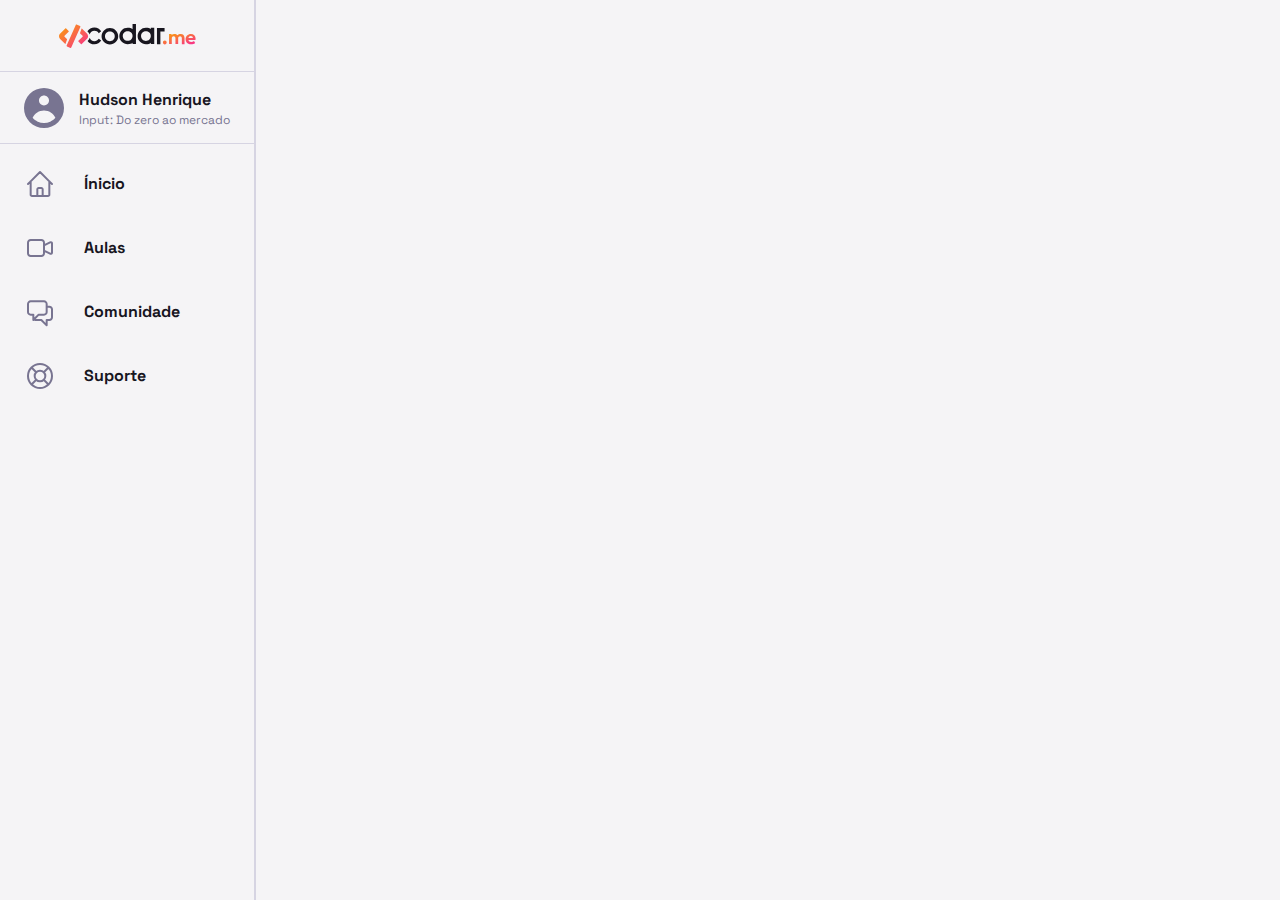
<file: Desafio-01-Menu/index.html>
<!DOCTYPE html>
<html lang="en">
  <head>
    <meta charset="UTF-8" />
    <meta http-equiv="X-UA-Compatible" content="IE=edge" />
    <meta name="viewport" content="width=device-width, initial-scale=1.0" />
    <link rel="stylesheet" href="./style.css" />
    <link rel="preconnect" href="https://fonts.googleapis.com" />
    <link rel="preconnect" href="https://fonts.gstatic.com" crossorigin />
    <link
      href="https://fonts.googleapis.com/css2?family=Space+Grotesk:wght@400;700&display=swap"
      rel="stylesheet"
    />
    <title>Menu</title>
  </head>
  <body>
    <nav class="menu">
      <header class="head">
        <img src="./assets/logo.svg" alt="Imagem logo" />
      </header>
      <div class="profile">
        <img src="./assets/profile.svg" alt="Imagem perfil" />
        <div class="profile-details">
          <h3>Hudson Henrique</h3>
          <p>Input: Do zero ao mercado</p>
        </div>
      </div>
      <ul class="menu-items">
        <li>
          <img src="./assets/home.svg" alt="Icone inicio" />
          <a href="#">Ínicio</a>
        </li>
        <li>
          <img src="./assets/class.svg" alt="Icone video" />
          <a href="#">Aulas</a>
        </li>
        <li>
          <img src="./assets/community.svg" alt="Icone comunidade" />
          <a href="#">Comunidade</a>
        </li>
        <li>
          <img src="./assets/support.svg" alt="Icone suporte" />
          <a href="#">Suporte</a>
        </li>
      </ul>
    </nav>
  </body>
</html>
</file>
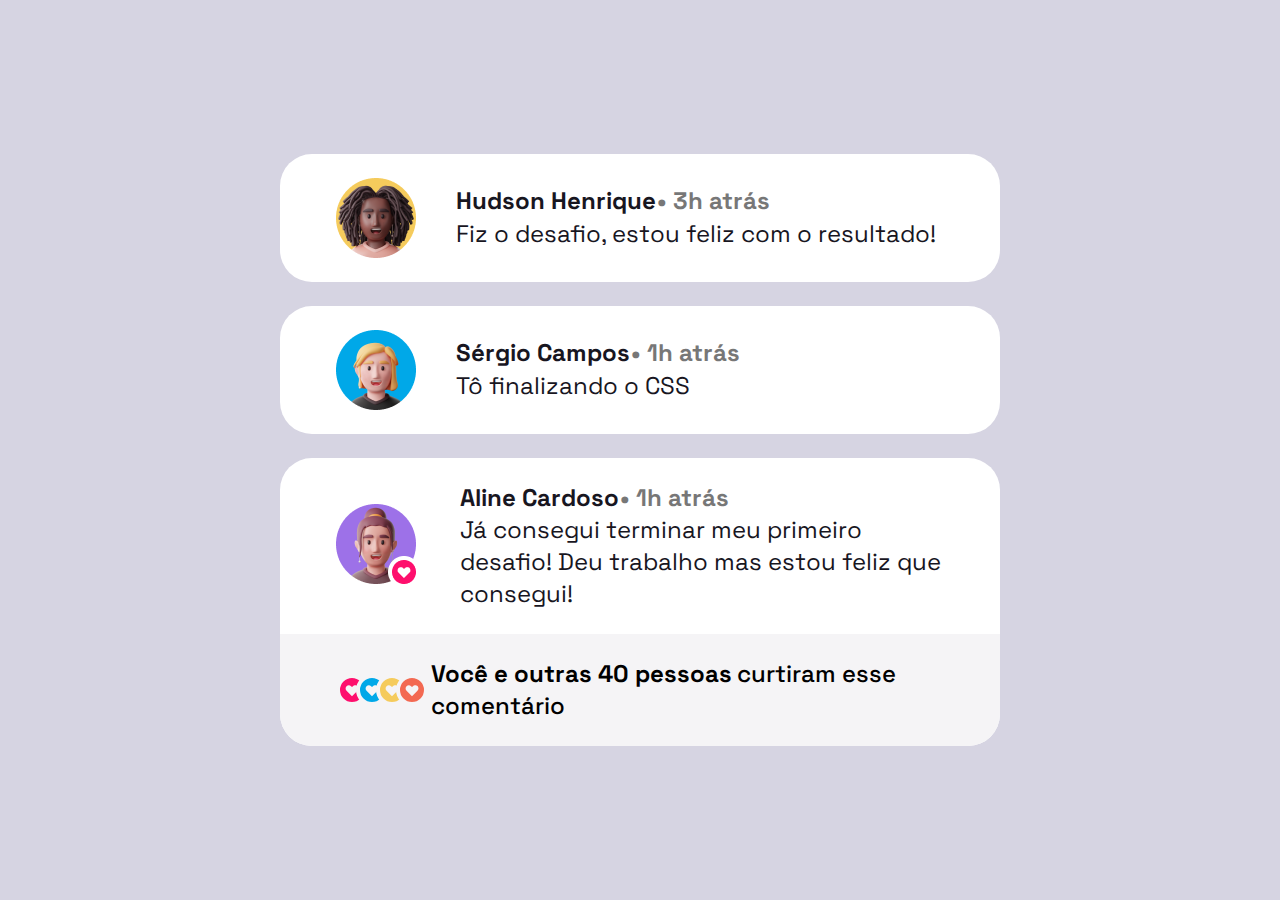
<file: Desafio-02-Comentários/index.html>
<!DOCTYPE html>
<html lang="en">
  <head>
    <meta charset="UTF-8" />
    <meta http-equiv="X-UA-Compatible" content="IE=edge" />
    <meta name="viewport" content="width=device-width, initial-scale=1.0" />
    <link rel="stylesheet" href="./style.css" />
    <link rel="preconnect" href="https://fonts.googleapis.com" />
    <link rel="preconnect" href="https://fonts.gstatic.com" crossorigin />
    <link
      href="https://fonts.googleapis.com/css2?family=Space+Grotesk:wght@400;700&display=swap"
      rel="stylesheet"
    />
    <title>Comentáros</title>
  </head>
  <body>
    <div class="container">
      <div class="comments">
        <div class="comment">
          <img src="./assets/img-profile.png" alt="Foto perfil" />
          <div class="user-profile">
            <div class="user">
              <h3>Hudson Henrique</h3>
              <p>• 3h atrás</p>
            </div>
            <p class="details-comment">
              Fiz o desafio, estou feliz com o resultado!
            </p>
          </div>
        </div>
      </div>
      <div class="comments">
        <div class="comment">
          <img src="./assets/img-profile-1.png" alt="Foto perfil" />
          <div class="user-profile">
            <div class="user">
              <h3>Sérgio Campos</h3>
              <p>• 1h atrás</p>
            </div>
            <p class="details-comment">Tô finalizando o CSS</p>
          </div>
        </div>
      </div>
      <div class="comments">
        <div class="comment-a">
          <img src="./assets/img-profile-2.png" alt="Foto perfil" />
          <div class="user-profile">
            <div class="user">
              <h3>Aline Cardoso</h3>
              <p>• 1h atrás</p>
            </div>
            <p class="details-comment">
              Já consegui terminar meu primeiro desafio! Deu trabalho mas estou
              feliz que consegui!
            </p>
          </div>
        </div>
        <div class="likes">
          <img src="./assets/likes.svg" alt="Imagem números de likes" />
          <p><span>Você e outras 40 pessoas</span>curtiram esse comentário</p>
        </div>
      </div>
    </div>
    <script src="./index.js"></script>
  </body>
</html>
</file>
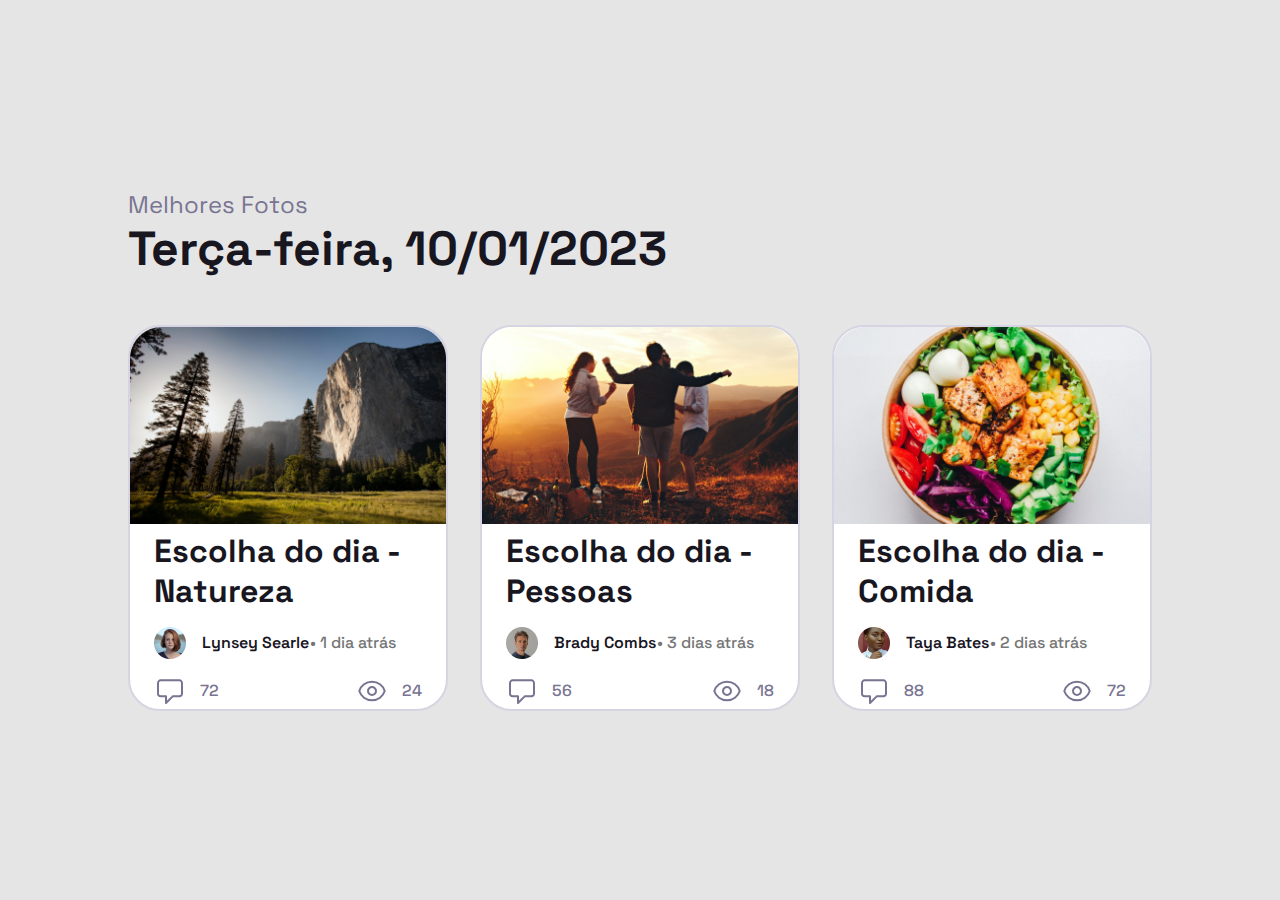
<file: Desafio-03-Cards-com-imagem/index.html>
<!DOCTYPE html>
<html lang="en">
  <head>
    <meta charset="UTF-8" />
    <meta http-equiv="X-UA-Compatible" content="IE=edge" />
    <meta name="viewport" content="width=device-width, initial-scale=1.0" />
    <link rel="stylesheet" href="./style.css" />
    <link rel="preconnect" href="https://fonts.googleapis.com" />
    <link rel="preconnect" href="https://fonts.gstatic.com" crossorigin />
    <link
      href="https://fonts.googleapis.com/css2?family=Space+Grotesk:wght@400;700&display=swap"
      rel="stylesheet"
    />
    <title>Card com imagens</title>
  </head>
  <body>
    <div id="container">
      <div class="text">
        <p>Melhores Fotos</p>
        <h3>Terça-feira, 10/01/2023</h3>
      </div>
      <!-- Div responsável por armazenar e organizar todos os cartões -->
      <div class="cards">
        <!-- Cartão -->
        <div class="card">
          <img class="banner" src="./assets/img.png" alt="imagem natureza" />
          <div class="card-info">
            <h4>Escolha do dia - Natureza</h4>
            <div class="card-info-user">
              <img src="./assets/Ellipse 1.png" alt="imagem usuario" />
              <div class="user">
                <h5>Lynsey Searle</h5>
                <p>• 1 dia atrás</p>
              </div>
            </div>
            <!-- Estatisticas -->
            <div class="statistics">
              <div class="comments">
                <img src="./assets/comment.svg" />
                <p>72</p>
              </div>
              <div class="viewers">
                <img src="./assets/view.svg" />
                <p>24</p>
              </div>
            </div>
          </div>
        </div>
        <!-- Cartão -->
        <div class="card">
          <img
            class="banner"
            src="./assets/img-1.png"
            alt="imagem de pessoas reunidas"
          />
          <div class="card-info">
            <h4>Escolha do dia - Pessoas</h4>
            <div class="card-info-user">
              <img src="./assets/Ellipse 1-1.png" alt="imagem usuario" />
              <div class="user">
                <h5>Brady Combs</h5>
                <p>• 3 dias atrás</p>
              </div>
            </div>
            <!-- Estatisticas -->
            <div class="statistics">
              <div class="comments">
                <img src="./assets/comment.svg" />
                <p>56</p>
              </div>
              <div class="viewers">
                <img src="./assets/view.svg" />
                <p>18</p>
              </div>
            </div>
          </div>
        </div>
        <!-- Cartão -->
        <div class="card">
          <img class="banner" src="./assets/img-2.png" alt="imagem de comida" />
          <div class="card-info">
            <h4>Escolha do dia - Comida</h4>
            <div class="card-info-user">
              <img src="./assets/Ellipse 1-2.png" alt="imagem usuario" />
              <div class="user">
                <h5>Taya Bates</h5>
                <p>• 2 dias atrás</p>
              </div>
            </div>
            <!-- Estatisticas -->
            <div class="statistics">
              <div class="comments">
                <img src="./assets/comment.svg" />
                <p>88</p>
              </div>
              <div class="viewers">
                <img src="./assets/view.svg" />
                <p>72</p>
              </div>
            </div>
          </div>
        </div>
      </div>
    </div>
  </body>
</html>
</file>
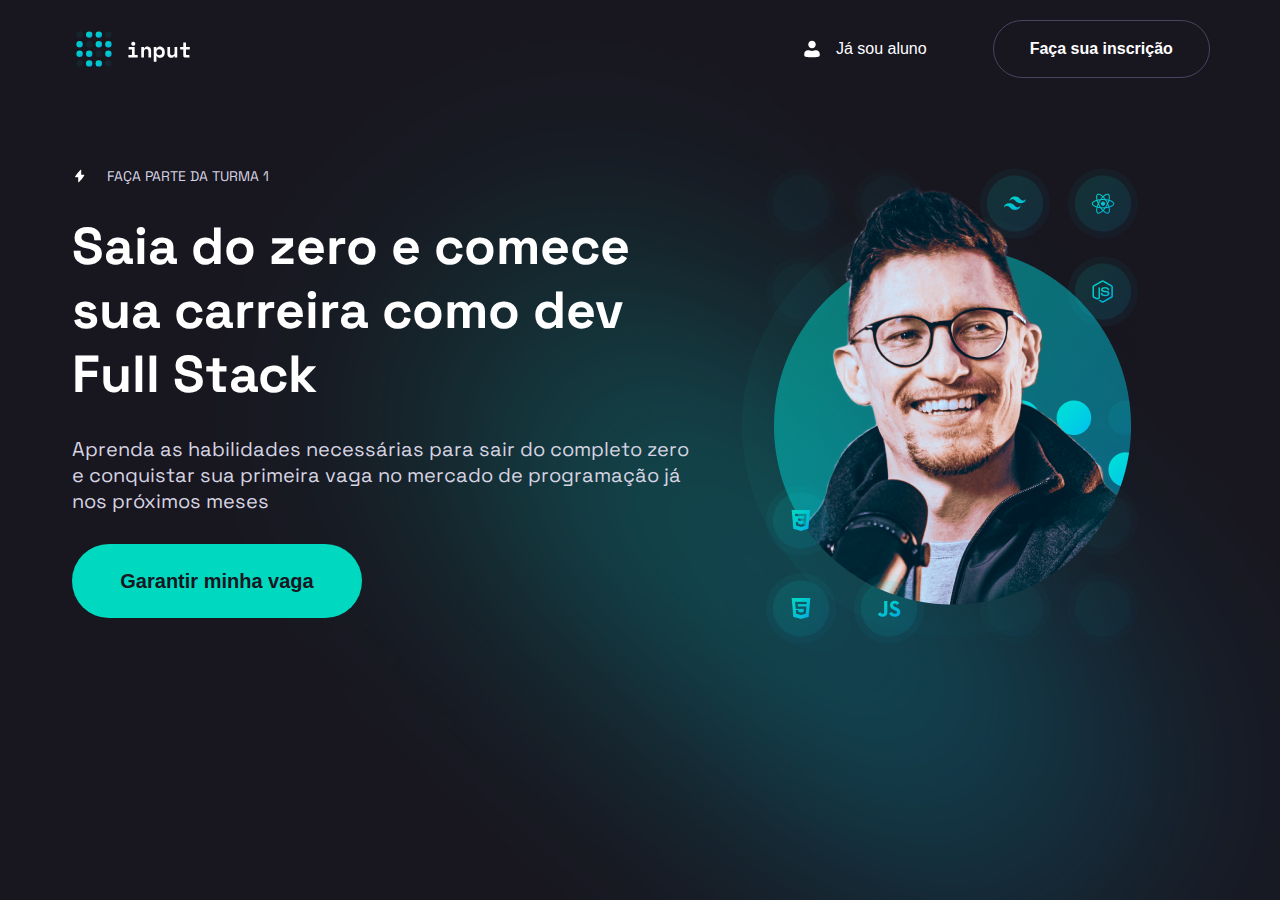
<file: Desafio-04-Hero-Input/index.html>
<!DOCTYPE html>
<html lang="en">
  <head>
    <meta charset="UTF-8" />
    <meta http-equiv="X-UA-Compatible" content="IE=edge" />
    <meta name="viewport" content="width=device-width, initial-scale=1.0" />
    <link rel="stylesheet" href="./style.css" />
    <link rel="preconnect" href="https://fonts.googleapis.com" />
    <link rel="preconnect" href="https://fonts.gstatic.com" crossorigin />
    <link
      href="https://fonts.googleapis.com/css2?family=Space+Grotesk:wght@400;700&display=swap"
      rel="stylesheet"
    />
    <title>Hero Input</title>
  </head>
  <body>
    <header>
      <img id="logo" src="./assets/logo.svg" alt="Imagem logo" />
      <div class="btns-header">
        <button class="btn-student">
          <img src="./assets/user.svg" alt="Imagem usuário" />
          <p>Já sou aluno</p>
        </button>
        <button class="btn-subscribe">Faça sua inscrição</button>
      </div>
    </header>
    <main>
      <section id="headline">
        <div class="headline-lightning">
          <img src="./assets/lightning.svg" alt="Imagem raio" />
          <p>FAÇA PARTE DA TURMA 1</p>
        </div>
        <h1>Saia do zero e comece sua carreira como dev Full Stack</h1>
        <p class="headline-subtitle">
          Aprenda as habilidades necessárias para sair do completo zero e
          conquistar sua primeira vaga no mercado de programação já nos próximos
          meses
        </p>
        <button class="btn-vacancy">Garantir minha vaga</button>
      </section>
      <section id="img-bruno">
        <img src="./assets/img-bruno.png" alt="Bruno Bertolini" />
      </section>
    </main>
    <div id="blur"></div>
  </body>
</html>
</file>
<file: Desafio-01-Menu/style.css>
* {
  box-sizing: border-box;
  margin: 0;
  padding: 0;
}

body {
  display: flex;
  background-color: #f5f4f6;
  font-family: "Space Grotesk";
  width: 100vh;
  height: 100vh;
}

.menu {
  display: flex;
  flex-direction: column;
  border-right: 2px solid #d6d4e2;
  width: 256px;
}

.menu .profile {
  display: flex;
  align-items: center;
  justify-content: center;
  gap: 15px;
}

.menu .head {
  display: flex;
  justify-content: center;
  align-items: center;
}

.menu .head,
.menu .profile {
  border-bottom: 1px solid #d6d4e2;
  height: 72px;
  top: 72px;
}

.menu .profile .profile-details {
  display: flex;
  flex-direction: column;
}

.menu .profile .profile-details h3 {
  font-size: 16px;
  font-weight: 700;
  line-height: 24px;
  color: #18161f;
}

.menu .profile .profile-details p {
  font-size: 12px;
  line-height: 16px;
  color: #787491;
}

.menu-items {
  display: flex;
  flex-direction: column;
  justify-content: center;
  padding: 24px;
  gap: 32px;
}

.menu-items li {
  display: flex;
  align-items: center;
  gap: 28px;
}

.menu-items a {
  font-size: 16px;
  line-height: 24px;
  text-decoration: none;
  font-weight: 700;
  color: #18161f;
}
</file>
<file: Desafio-02-Comentários/style.css>
* {
  box-sizing: border-box;
  margin: 0;
  padding: 0;
}

body {
  height: 100vh;
  background-color: #d6d4e2;
  display: flex;
  justify-content: center;
  align-items: center;
  font-family: "Space Grotesk";
}

.container {
  display: flex;
  flex-direction: column;
  gap: 24px;
}

.comments {
  display: flex;
  width: 720px;
  align-items: flex-start;
  flex-direction: column;
  background-color: #ffffff;
  gap: 24px;
  padding: 24px 56px;
  border-radius: 32px;
}

.comments .comment {
  display: flex;
  align-items: center;
  gap: 40px;
}

.comments .comment-a {
  display: flex;
  align-items: center;
  gap: 40px;
}

.comments .user-profile {
  display: flex;
  flex-direction: column;
  gap: 0.8px;
}

.comments .user-profile .details-comment {
  font-size: 24px;
  line-height: 32px;
  color: #18161f;
  font-weight: 400;
}

.comments .user-profile .user {
  display: flex;
  gap: 0.5px;
}

.comments .user-profile h3 {
  font-size: 24px;
  line-height: 32px;
  font-weight: 700;
  color: #18161f;
}

.comments .user-profile p {
  font-size: 24px;
  line-height: 32px;
  font-weight: 700;
  color: #777777;
}

.comments:nth-child(3) {
  padding: 24px 56px 0;
}

.likes {
  display: flex;
  align-items: center;
  background-color: #f5f4f6;
  border-radius: 0 0 32px 32px;
  padding: 24px 56px;
  width: 720px;
  align-self: center;
  gap: 3px;
}

.likes p {
  font-size: 24px;
  line-height: 32px;
  font-weight: 500;
}

.likes p span {
  font-weight: 700;
  margin-right: 5px;
}
</file>
<file: Desafio-03-Cards-com-imagem/style.css>
* {
  box-sizing: border-box;
  margin: 0;
  padding: 0;
}

body {
  height: 100vh;
  display: flex;
  justify-content: center;
  align-items: center;
  font-family: "Space Grotesk";
  background-color: #e5e5e5;
}

#container {
  display: flex;
  flex-direction: column;
  padding: 72px;
  gap: 48px;
}

.container .text {
  display: flex;
  flex-direction: column;
  gap: 0.8px;
}

#container .cards {
  display: flex;
  gap: 32px;
}

#container .text p {
  font-size: 24px;
  line-height: 32px;
  color: #787491;
  font-weight: 400;
}

#container .text h3 {
  font-size: 48px;
  line-height: 56px;
  font-weight: 700;
  color: #18161f;
}

#container .cards {
  display: flex;
  gap: 32px;
}

#container .card {
  background-color: #ffffff;
  width: 320px;
  border-radius: 32px;
  border: 2px solid #d6d4e2;
}

.banner {
  width: 316px;
}

#container .card .card-info {
  display: flex;
  flex-direction: column;
  padding: 2px 24px;
  gap: 16px;
}

#container .card .card-info h4 {
  font-size: 32px;
  line-height: 40px;
  font-weight: 700;
  color: #18161f;
}

#container .card .card-info .card-info-user {
  display: flex;
  align-items: center;
  gap: 16px;
}

#container .card .card-info .card-info-user .user {
  display: flex;
  align-items: center;
  gap: 0.5px;
}

#container .card .card-info .card-info-user .user h5 {
  font-size: 16px;
  line-height: 24px;
  font-weight: 600;
  color: #18161f;
}

#container .card .card-info .card-info-user .user p {
  font-size: 16px;
  line-height: 24px;
  font-weight: 500;
  color: #757575;
}

#container .card .card-info .statistics {
  display: flex;
  justify-content: space-between;
}

#container .card .card-info .statistics .comments,
#container .card .card-info .statistics .viewers {
  display: flex;
  align-items: center;
  gap: 14px;
  font-size: 16px;
  line-height: 24px;
  color: #787491;
  font-weight: 500;
}
</file>
<file: Desafio-04-Hero-Input/style.css>
* {
  box-sizing: border-box;
  margin: 0;
  padding: 0;
}

body {
  display: flex;
  flex-direction: column;
  height: 100vh;
  max-width: 1280px;
  gap: 70px;
  font-family: "Space Grotesk";
  background-color: #18161f;
}

#blur {
  position: absolute;
  width: 100px;
  height: 730.39px;
  background: linear-gradient(
    135deg,
    #00d9c0 0%,
    #00cbcb 35.42%,
    #00bcd8 69.79%,
    #00a8e8 100%
  );
  filter: blur(150px);
  transform: rotate(-48deg);
  left: 740px;
  top: 230px;
  z-index: 1;
}

header {
  display: flex;
  flex-direction: row;
  justify-content: space-between;
  align-items: center;
  padding: 20px 70.2px;
  z-index: 3;
}

header .btns-header {
  display: flex;
  align-items: center;
  /* justify-content: space-between; */
  gap: 30px;
}

header .btns-header .btn-student {
  display: flex;
  align-items: center;
  gap: 12px;
  padding: 16px 36px;
  border: none;
  background: none;
  cursor: pointer;
}

header .btns-header .btn-student p {
  font-size: 16px;
  color: #ffffff;
  line-height: 24px;
  font-weight: 400;
  display: inline;
}
header .btns-header .btn-subscribe {
  display: flex;
  align-items: center;
  padding: 16px 36px;
  border-radius: 90px;
  background: none;
  border: 1px solid #49445f;
  color: #ffffff;
  font-size: 16px;
  line-height: 24px;
  font-weight: 700;
  cursor: pointer;
}

main {
  display: flex;
  gap: 50px;
  padding: 0 72px;
  z-index: 2;
}

#headline {
  width: 680px;
  display: flex;
  flex-direction: column;
  gap: 30px;
}

#headline .headline-lightning {
  display: flex;
  align-items: center;
  gap: 19px;
}

#headline .headline-lightning {
  font-size: 14px;
  text-transform: uppercase;
  line-height: 14px;
  color: #d6d4e2;
  font-weight: 400;
}

#headline h1 {
  width: 620px;
  font-size: 52px;
  line-height: 64px;
  font-weight: 700;
  color: #ffffff;
}

#headline .headline-subtitle {
  font-size: 20px;
  line-height: 26px;
  font-weight: 400;
  color: #d6d4e2;
}

.btn-vacancy {
  width: 290px;
  border-radius: 90px;
  border: none;
  background-color: #00d9c0;
  padding: 24px 48px;
  color: #18161f;
  font-size: 20px;
  line-height: 26px;
  font-weight: 700;
  cursor: pointer;
}

#img-bruno {
  /* position: absolute; */
  width: 826.82px;
  height: 709px;
  left: 632px;
  top: 143.5px;
}
/* @media screen and (max-width: 800px) {
  header {
    flex-direction: column;
  }
  .btns-header {
    flex-direction: column;
  }
} */
</file>
